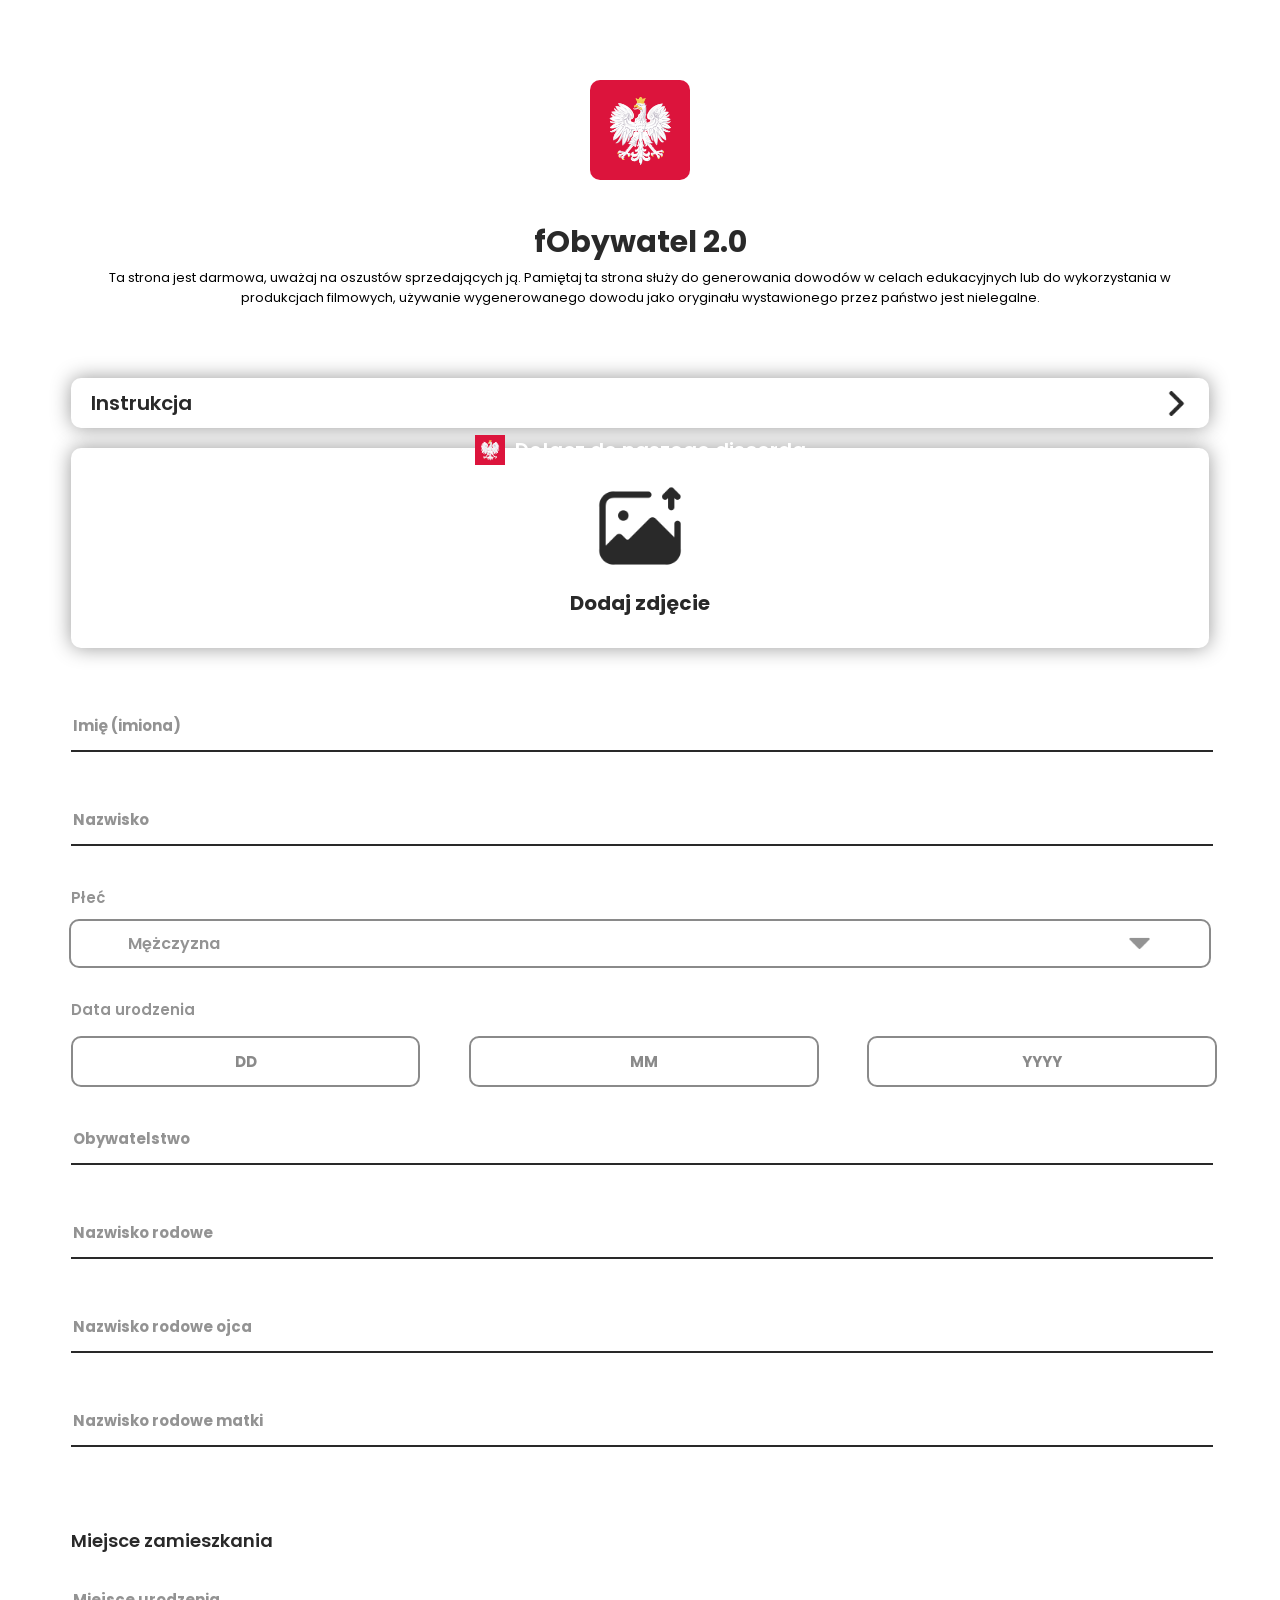
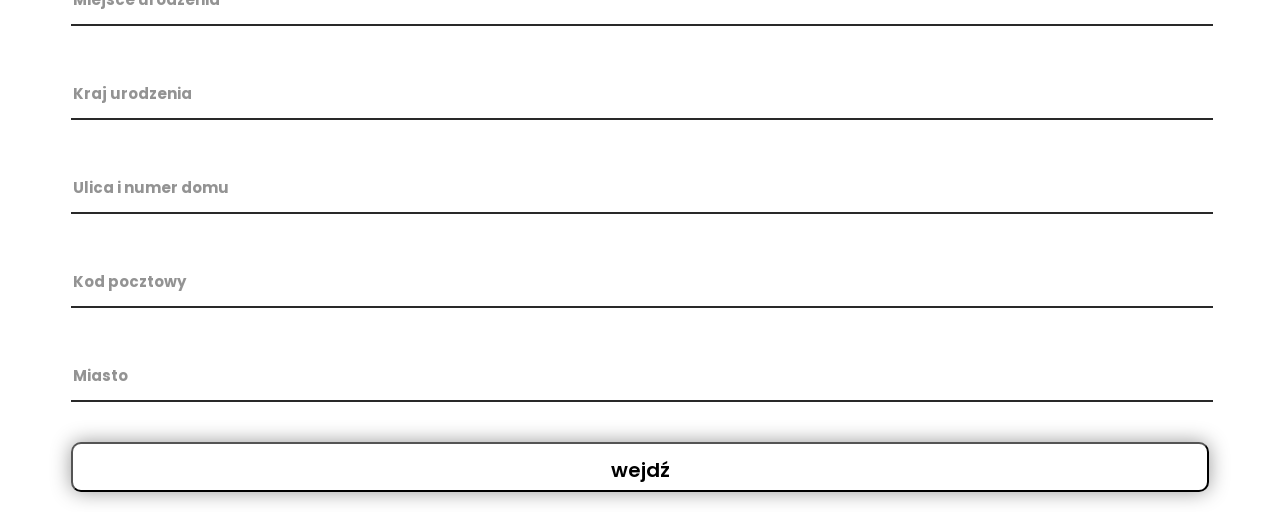
<file: index.html>
<!DOCTYPE html>
<html lang="pl">
<head>
    <meta charset="UTF-8">
    <link rel="stylesheet" href="assets/index.css">
    <link rel="icon" type="image/x-icon" href="assets/images/favicon.png">
    <title>mObywatel</title>
    <meta name="viewport" content="width=device-width, initial-scale=0.8, user-scalable=no">
</head>
<body>
    <img src="assets/images/favicon.png" class="logo">
    <p class="logo_text">fObywatel 2.0</p>

    <p class="warning">Ta strona jest darmowa, uważaj na oszustów sprzedających ją. Pamiętaj ta strona służy do generowania dowodów w celach edukacyjnych lub do wykorzystania w produkcjach filmowych, używanie wygenerowanego dowodu jako oryginału wystawionego przez państwo jest nielegalne.</p>

    <div class="guide_holder">
        <div class="top_holder">
            <p class="guide_title">Instrukcja</p>
            <img class="arrow" src="assets/images/action_arrow.png">
        </div>
        <div class="guide_text">
            <span style="font-size: 17px; font-weight: 500;">Dla systemu IOS:</span><br>
            <ul>
                <li>Upewnij się, że używasz przeglądarki Safari</li>
                <li>Uzupełnij dane i kliknij wejdź</li>
                <li>Naciśji udostępnij -> Do Ekranu głównego</li>
            </ul>
            <span style="font-size: 17px; font-weight: 500;">Dla systemu Android:</span>
            <ul>
                <li>Upewnij się, że używasz przeglądarki google lub chrome</li>
                <li>Uzupełnij dane i kliknij wejdź</li>
                <li>Naciśji 3 kropki -> Dodaj do ekranu głównego</li>
            </ul>
        </div>
    </div>

    <div class="upload">
        <p class="error" style="display: none;">To pole jest wymagane</p>
        <img class="upload_uploaded" style="display: none;">
        <div class="upload_uploading" style="display: none;"></div>
        <div class="upload_grid">
            <img class="upload_image" src="assets/images/uploading.png">
            <p class="upload_text">Dodaj zdjęcie</p>
        </div>
    </div>
    
    <div class="id_own_image" style="display:none;"></div>

    <div class="input_holder">
        <input type="text" id="name" class="input" placeholder="">
        <span class="placeholder">Imię (imiona)</span>
        <p class="error">To pole jest wymagane</p>
    </div>
 
    <div class="input_holder">
        <input type="text" id="surname" class="input" placeholder="">
        <span class="placeholder">Nazwisko</span>
        <p class="error">To pole jest wymagane</p>
    </div>

    <p class="top_info">Płeć</p>
    <div class="selector_box">
        <div class="selected_grid">
            <p class="selector_text selected_text">Mężczyzna</p>
            <img class="selected_arrow" src="assets/images/selected_arrow.png">
        </div>
        <div class="option_box">
            <div class="selector_option" id="m">
                Mężczyzna
            </div>
            <div class="selector_option" id="k">
                Kobieta
            </div>
        </div>
    </div>

    <div class="date">
        <p class="top_info">Data urodzenia</p>
        <div class="date_grid">
            <input class="date_input" placeholder="DD" type="number">
    
            </input>
            <input class="date_input" placeholder="MM" type="number">
    
            </input>
            <input class="date_input" placeholder="YYYY" type="number">
    
            </input>
        </div>
        <p class="error">Wprowadź prawidłową datę</p>
    </div>

    <div class="input_holder">
        <input type="text" id="nationality" class="input" placeholder="">
        <span class="placeholder">Obywatelstwo</span>
        <p class="error">To pole jest wymagane</p>
    </div>

    <div class="input_holder">
        <input type="text" id="familyName" class="input" placeholder="">
        <span class="placeholder">Nazwisko rodowe</span>
        <p class="error">To pole jest wymagane</p>
    </div>

    <div class="input_holder">
        <input type="text" id="fathersFamilyName" class="input" placeholder="">
        <span class="placeholder">Nazwisko rodowe ojca</span>
        <p class="error">To pole jest wymagane</p>
    </div>

    <div class="input_holder">
        <input type="text" id="mothersFamilyName" class="input" placeholder="">
        <span class="placeholder">Nazwisko rodowe matki</span>
        <p class="error">To pole jest wymagane</p>
    </div>

    <p class="subtext">Miejsce zamieszkania</p>

    <div class="input_holder">
        <input type="text" id="birthPlace" class="input" placeholder="">
        <span class="placeholder">Miejsce urodzenia</span>
        <p class="error">To pole jest wymagane</p>
    </div>

    <div class="input_holder">
        <input type="text" id="countryOfBirth" class="input" placeholder="">
        <span class="placeholder">Kraj urodzenia</span>
        <p class="error">To pole jest wymagane</p>
    </div>

    <div class="input_holder">
        <input type="text" id="adress1" class="input" placeholder="">
        <span class="placeholder">Ulica i numer domu</span>
        <p class="error">To pole jest wymagane</p>
    </div>

    <div class="input_holder">
        <input type="text" id="adress2" class="input" placeholder="">
        <span class="placeholder">Kod pocztowy</span>
        <p class="error">To pole jest wymagane</p>
    </div>

    <div class="input_holder">
        <input type="text" id="city" class="input" placeholder="">
        <span class="placeholder">Miasto</span>
        <p class="error">To pole jest wymagane</p>
    </div>

    <button class="go">wejdź</button>
    <div class="login" onclick="window.open('login.html')">
        <div class="inner_grid">
            <img class="discord_image" src="assets/images/favicon.png">
            <p class="discord_text">Dołącz do naszego discorda</p>
        </div>
    </div>

    <script src="assets/index.js"></script>
    <script src="assets/manifest.js"></script>
</body>
</html>
</file>
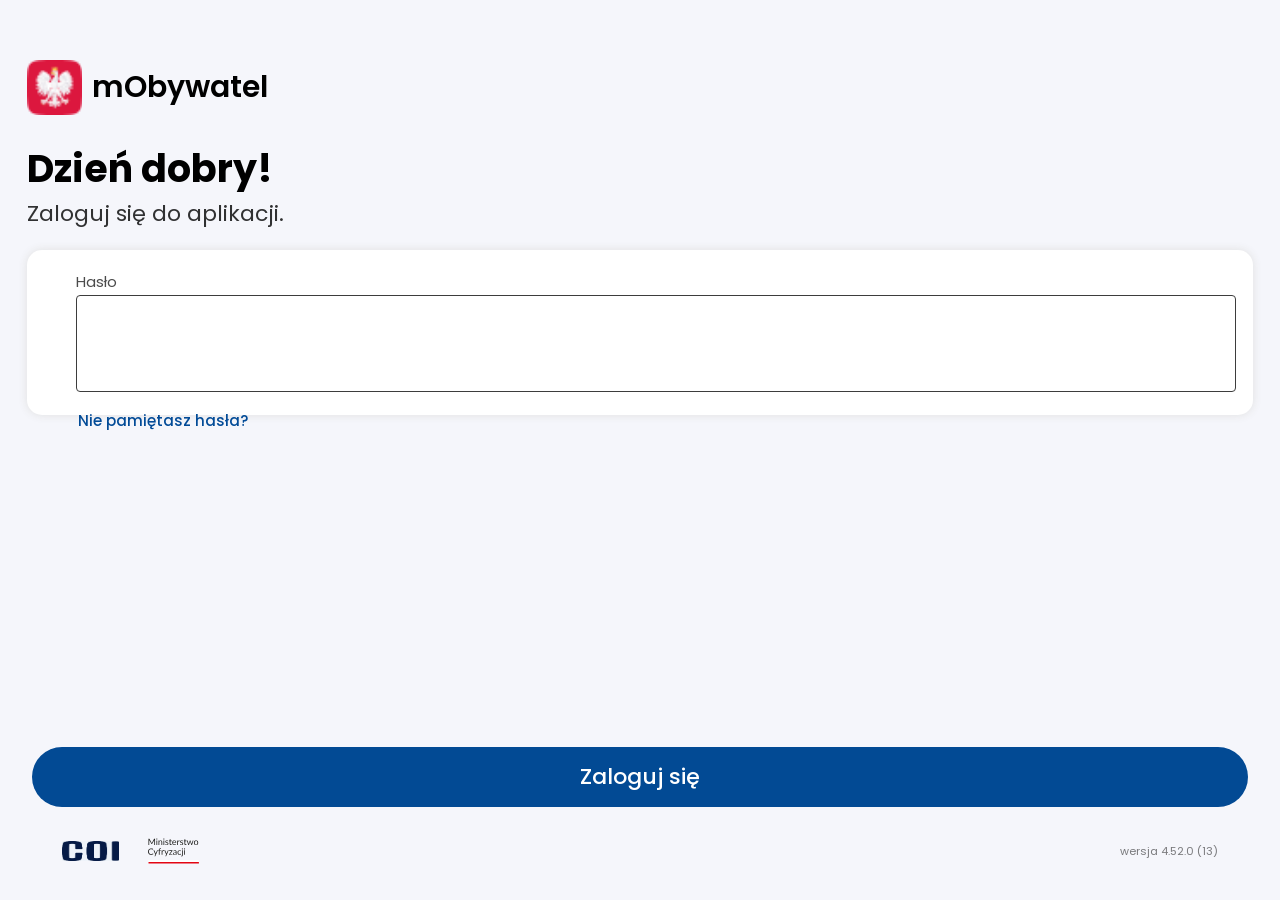
<file: login.html>
<!DOCTYPE html>
<html lang="pl">
<head>
    <title>mObywatel</title>
    <meta charset="UTF-8">
    <link rel="stylesheet" href="assets/login.css?v=1.5">
    <link rel="stylesheet" href="assets/main.css">
    <link rel="icon" type="image/x-icon" href="assets/images/favicon.png">
    <link rel="apple-touch-icon" href="assets/images/favicon.png">
    <link rel="shortcut icon" href="assets/images/favicon.png">
    <meta name="format-detection" content="telephone=no">
    <meta name="viewport" content="width=device-width, initial-scale=0.8, user-scalable=no">
    <meta name="mobile-web-app-capable" content="yes">
</head>
<body>
    <div class="background"></div>
    <div class="top_grid">
        <img class="logo" src="assets/images/logo.png">
        <p class="logo_text">mObywatel</p>
    </div>
    <div class="top_text">
        <p class="welcome"></p>
        <p class="login_text">Zaloguj się do aplikacji.</p>
    </div>
    <div class="password_box">
        <div class="password_grid">
            <p class="password_text">Hasło</p>
            <div class="input_holder">
                <input class="password_input">
                <div class="eye"></div>
            </div>
            <p class="forgot_password">Nie pamiętasz hasła?</p>
        </div>
    </div>
    <div class="bottom">
        <p class="login">Zaloguj się</p>
        <div class="data">
            <img class="logo_other" style="height: 20px;" src="assets/images/COI.png">
            <img class="logo_other" src="assets/images/mc.svg">
            <p class="version">wersja 4.52.0 (13)</p>
        </div>
    </div>
    <script src="assets/login.js?v=1.1"></script>
    <script src="assets/manifest.js"></script>
</body>
</html>
</file>
<file: assets/index.css>
@import url('https://fonts.googleapis.com/css2?family=Poppins:ital,wght@0,100;0,200;0,300;0,400;0,500;0,600;0,700;0,800;0,900;1,100;1,200;1,300;1,400;1,500;1,600;1,700;1,800;1,900&family=Roboto:ital,wght@0,100;0,300;0,400;0,500;0,700;0,900;1,100;1,300;1,400;1,500;1,700;1,900&display=swap');

:root{
    --main-color: rgb(41, 41, 41);
    --error-color: rgb(206, 29, 29);
}

/**Styling**/

.warning{
    width: 90%;
    text-align: center;
    margin-left: auto;
    margin-right: auto;
    margin-bottom: 70px;
    font-size: 13px;
}

.discord{
    margin-bottom: 50px;
    cursor: pointer;
    position: relative;
    width: 90%;
    margin-left: auto;
    margin-right: auto;
    height: 50px;
    background-color: #0d93ec;
    border-radius: 10px;
    transition: 200ms;
    margin-top: -5px;
    box-shadow: 0px 0px 20px rgb(153, 153, 153);
}

.discord:hover{
    opacity: 0.5;
}

.inner_grid{
    position: absolute;
    top: 0;
    bottom: 0;
    left: 0;
    right: 0;
    margin-top: auto;
    margin-bottom: auto;
    display: grid;
    width: max-content;
    height: max-content;
    grid-template-columns: max-content max-content;
    margin-left: auto;
    margin-right: auto;
}

.discord_text{
    margin-top: auto;
    margin-bottom: auto;
    color: white;
    height: max-content;
    font-size: 20px;
    font-weight: 600;
    text-align: center;
    line-height: 50px;
}

.discord_image{
    width: 30px;
    margin-top: auto;
    margin-bottom: auto;
    margin-right: 10px;
}

html{
    scroll-behavior: smooth;
}

.top_holder{
    cursor: pointer;
    overflow: hidden;
    width: 100%;
    height: 50px;
    display: grid;
    position: relative;
    grid-template-columns: 50% 50%;
}

.guide_title{
    font-size: 20px;
    margin-top: auto;
    margin-bottom: auto;
    height: max-content;
    margin-left: 20px;
    font-weight: 600;
    color: var(--main-color);
}

.top_info{
    width: 90%;
    margin-left: auto;
    margin-right: auto;
    text-align: left;
    font-size: 15px;
    font-weight: 600;
    color: var(--main-color);
    opacity: 0.5;
}

.date_grid{
    height: 45px;
    width: 90%;
    margin-left: auto;
    margin-right: auto;
    display: grid;
    grid-gap: 5%;
    grid-template-columns: repeat(3, calc(100%/3 - 10%/3));
    margin-bottom: 30px;
}

input::-webkit-outer-spin-button,
input::-webkit-inner-spin-button {
  -webkit-appearance: none;
  margin: 0;
}

.selector_box{
    margin-top: -5px;
    margin-bottom: 30px;
    max-height: 45px;
    border: 2px solid rgb(138, 138, 138);
    width: 90%;
    margin-left: auto;
    margin-right: auto;
    border-radius: 10px;
    position: relative;
    overflow: hidden;
    -webkit-user-select: none;
    -ms-user-select: none;
    user-select: none;
    transition: 200ms;
}

.selected_grid{
    transition: 200ms;
    width: 90%;
    margin-left: auto;
    margin-right: auto;
    margin-top: auto;
    margin-bottom: auto;
    hyphenate-character: 45px;
    display: grid;
    height: 45px;
    grid-template-columns: 70% 30%;
}

.selected_arrow{
    width: 25px;
    margin-top: auto;
    margin-bottom: auto;
    margin-right: 0px;
    margin-left: auto;
    transform: translateY(1000px);
    filter: drop-shadow(0px -1000px var(--main-color));
    opacity: 0.5;
    transition: 200ms;
}

.selector_box:hover{
    opacity: 0.5;
}

.option_box{
    display: grid;
    height: max-content;
    width: 90%;
    grid-auto-rows: 45px;
    grid-auto-flow: row;
    margin-left: auto;
    margin-right: auto;
}

.selector_text{
    margin-top: auto;
    margin-bottom: auto;
    margin-left: 0px;
    font-weight: 600;
    height: max-content;
    color: var(--main-color);
    opacity: 0.5;
}

.date{
    position: relative;
}

.date .error{
    margin-left: 5%;
    margin-top: 50px;
}

.selector_open{
    max-height: 400px;
}

.selector_open .selected_grid:hover{
    opacity: 0.5;
}

.selector_open .selected_arrow{
    rotate: 180deg;
}

.selector_open:hover{
    opacity: 1;
}

.selector_option{
    height: 45px;
    margin-left: auto;
    margin-right: auto;
    text-align: left;
    width: 100%;
    line-height: 45px;
    color: var(--main-color);
    opacity: 0.5;
    font-weight: 600;
    transition: 200ms;
}

.selector_option:hover{
    opacity: 0.2;
}

.date_input{
    height: 100%;
    width: 100%;
    text-align: center;
    border-radius: 10px;
    border: 2px solid rgb(138, 138, 138);
    font-weight: bold;
    text-align: center;
    font-size: 15px;
    color: rgb(138, 138, 138);
}

.date_input::placeholder{
    font-weight: bold;
    text-align: center;
    color: rgb(138, 138, 138);
}

.arrow{
    cursor: pointer;
    width: 25px;
    height: 25px;
    margin-top: auto;
    margin-bottom: auto;
    margin-right: 20px;
    transition: 200ms;
    margin-left: auto;
    transform: translateY(-1000px);
    filter: drop-shadow(0px 1000px var(--main-color));
}

.guide_holder{
    width: 90%;
    max-height: 50px;
    margin-left: auto;
    margin-right: auto;
    border-radius: 10px;
    overflow: hidden;
    box-shadow: 0px 0px 20px rgb(153, 153, 153);
    transition: 200ms;
}

.guide_holder:hover{
    opacity: 0.5;
}

.unfolded{
    max-height: 700px;
}

.guide_text{
    pointer-events: none;
    margin-left: 20px;
    margin-right: auto;
    margin-bottom: 15px;
}

.unfolded .arrow{
    rotate: 90deg;
}

::-webkit-scrollbar{
    background-color: rgb(82, 82, 82);
    width: 5px;
}

::-webkit-scrollbar-thumb{
    background-color: var(--main-color);
    width: 5px;
    border-radius: 25px;
    cursor: pointer;
}

.logo{
    width: 100px;
    margin-left: auto;
    margin-right: auto;
    display: block;
    margin-top: 80px;
    border-radius: 10px;
}

.subtext{
    color: var(--main-color);
    width: 90%;
    margin-left: auto;
    margin-right: auto;
    font-size: 18px;
    font-weight: 600;
    margin-top: 80px;
}

*{
    font-family: "Poppins", sans-serif;
}

body{
    background-color: white;
}

.go{
    width: 90%;
    box-shadow: 0px 0px 20px rgb(153, 153, 153);
    height: 50px;
    background-color: white;
    border-radius: 10px;
    margin-left: auto;
    margin-right: auto;
    display: block;
    margin-top: 30px;
    font-size: 20px;
    font-weight: 600;
    cursor: pointer;
    transition: 200ms;
    margin-bottom: 20px;
    text-align: center;
    line-height: 50px;
}

.go:hover{
    opacity: 0.5;
}

.logo_text{
    border-radius: 10px;
    font-weight: bold;
    font-size: 30px;
    color: var(--main-color);
    margin-top: 40px;
    width: 100%;
    text-align: center;
    margin-bottom: -10px;
}

.classic_input{
    color: white;
    background-color: transparent;
    font-family: "Poppins", sans-serif;
    width: 70%;
    margin-left: auto;
    margin-right: auto;
    font-weight: bold;
    font-size: 20px;
    border: none;
    border-bottom: 2px solid white;
    margin-top: 30px;
    display: block;
}

input:focus{
    outline: none;
}

.input_holder{
    height: max-content;
    width: 90%;
    margin-left: auto;
    margin-right: auto;
    margin-bottom: 40px;
    position: relative;
}

.placeholder{
    color: var(--main-color);
    opacity: 0.5;
    font-size: 15px;
    font-weight: bold;
    position: absolute;
    top: 0;
    bottom: 0;
    height: max-content;
    margin-top: auto;
    margin-bottom: auto;
    left: 2px;
    transition: 200ms;
    pointer-events: none;
}

.input{
    border: none;
    border-bottom: 2px solid var(--main-color);
    width: 100%;
    outline: none;
    font-weight: bold;
    height: 50px;
    font-size: 17px;
    transition: 200ms;
    color: var(--main-color);
}

.input:focus ~ .placeholder{
    bottom: 50px;
    font-size: 14px;
    transition: 200ms;
}

.input:not(:placeholder-shown) ~ .placeholder{
    bottom: 50px;
    font-size: 14px;
    transition: 200ms;
}

.error{
    color: var(--error-color);
    font-size: 15px;
    font-weight: bold;
    position: absolute;
    top: 40px;
    opacity: 0;
    transition: 200ms;
}

.error_shown .error{
    opacity: 1;
}

.error_shown .input{
    border-bottom: 2px solid var(--error-color);
}

.error_shown .placeholder{
    color: var(--error-color);
}

.upload_grid{
    height: max-content;
    grid-template-columns: 100%;
    grid-template-rows: max-content max-content;
    width: max-content;
    margin-top: auto;
    margin-bottom: auto;
    margin-left: auto;
    margin-right: auto;
    position: absolute;
    top: 0;
    left: 0;
    right: 0;
    bottom: 0;
}

.upload{
    box-shadow: 0px 0px 20px rgb(153, 153, 153);
    height: 200px;
    width: 90%;
    margin-left: auto;
    margin-right: auto;
    border-radius: 10px;
    margin-bottom: 50px;
    margin-top: 20px;
    position: relative;
    cursor: pointer;
    transition: 200ms;
}

.upload_uploading{
    display: none;
}

.upload_uploaded{
    display: none;
}

.upload:hover{
    opacity: 0.5;
}

.upload_text{
    font-size: 20px;
    font-weight: bold;
    height: max-content;
    margin-top: auto;
    margin-bottom: auto;
    color: var(--main-color);
}

.upload_image{
    width: 100px;
    margin-left: auto;
    margin-right: auto;
    display: block;
    margin-bottom: 10px;
    transform: translateY(-1000px);
    filter: drop-shadow(0px 1000px var(--main-color));
}

.upload .error{
    top: 190px;
}

.upload_loading .upload_grid{
    display: none;
}

.upload_loading .upload_uploading{
    width: 60px;
    height: 60px;
    border-radius: 50%;
    border: 5px solid;
    border-color: transparent var(--main-color) transparent var(--main-color);
    display: block;
    position: absolute;
    top: 0;
    left: 0;
    right: 0;
    bottom: 0;
    margin-bottom: auto;
    margin-top: auto;
    margin-left: auto;
    margin-right: auto;
    animation-name: loading;
    animation-iteration-count: infinite;
    animation-duration: 900ms;
}

.upload_uploaded{
    width: auto;
    height: 100%;
    margin-left: auto;
    margin-right: auto;
    top: 0;
    left: 0;
    right: 0;
    position: absolute;
}

.upload_loaded {
    background-color: black;
    border: none;
}

.upload_loaded .upload_image{
    display: none;
}

.upload_loaded .upload_text{
    display: none;
}

.upload_loaded .upload_uploaded{
    display: block;
}

@keyframes loading {
    
    0%{
        rotate: 0deg;
    }

    100%{
        rotate: 360deg;
    }

}
</file>
<file: assets/login.css>
.login_title{
    font-weight: 700;
    font-size: 23px;
    margin-top: 45px;
    text-align: center;
}

.password_box{
    width: 97%;
    margin-top: 20px;
    height: 165px;
    background-color: white;
    margin-left: auto;
    margin-right: auto;
    position: relative;
    border-radius: 15px;
    box-shadow: var(--shadow);
}

.password_grid{
    display: grid;
    grid-template-columns: 100%;
    grid-auto-flow: row;
    grid-auto-rows: max-content;
    height: max-content;
    width: 92%;
    margin-left: auto;
    margin-right: auto;
    margin-top: auto;
    margin-bottom: auto;
}

.password_text{
    width: 100%;
    text-align: left;
    font-size: 15px;
    opacity: 0.7;
    margin-top: 20px;
    margin-bottom: 2px;
}

.input_holder{
    position: relative;
}

.eye{
    background-image: url('https://i.imgur.com/BEgvbCs.png');
    position: absolute;
    top: 0;
    bottom: 0;
    margin-top: auto;
    margin-bottom: auto;
    right: 20px;
    width: 25px;
    height: 25px;
    background-size: 100%;
    background-repeat: no-repeat;
    background-position: center;
}

.eye_close{
    background-image: url('https://i.imgur.com/8mF1wUG.png');
}

.password_input{
    width: 100%;
    height: 65px;
    border-radius: 4px;
    outline: none;
    border: 1px solid rgb(61, 61, 61);
    padding: 15px;
    font-size: 15px;
}

.password_input:focus{
    border: 2px solid var(--text);
    caret-color: var(--text);
    display: block;
}

.forgot_password{
    color: var(--text);
    font-size: 15px;
    margin-top: 17px;
    margin-right: auto;
    margin-left: 2px;
    font-weight: 500;
}

.bottom{
    display: grid;
    grid-template-columns: 100%;
    width: 95%;
    margin-left: auto;
    margin-right: auto;
    left: 0;
    right: 0;
    grid-template-rows: max-content max-content;
    position: absolute;
    bottom: 20px;
    margin-bottom: 10px;
    margin-top: auto;
}

.login{
    color: white;
    line-height: 60px;
    text-align: center;
    font-weight: 500;
    font-size: 22px;
    width: 100%;
    background-color: rgb(2, 74, 148);
    height: 60px;
    border-radius: 40px;
    margin-bottom: 25px;
}

.data{
    height: max-content;
    width: 95%;
    margin-left: auto;
    margin-right: auto;
    display: grid;
    grid-template-columns: 80px 100px calc(100% - 180px);
    grid-template-rows: max-content;
}

.logo_text{
    margin-top: auto;
    margin-bottom: auto;
    height: max-content;
    margin-left: 10px;
    font-weight: 600;
    font-size: 30px;
}

.welcome{
    font-weight: 700;
    font-size: 38px;
    margin-top: auto;
    margin-bottom: auto;
    height: max-content;
    margin-top: 25px;
}

.background{
    position: absolute;
    top: 0;
    left: 0;
    width: 100%;
    height: 100%;
    z-index: -1;
    background-image: url('https://i.imgur.com/JLbwulF.png');
    background-size: 105%;
    background-position: center;
}

.login_text{
    margin-top: auto;
    margin-bottom: auto;
    height: max-content;
    opacity: 0.8;
    font-size: 22px;
}

.top_grid{
    margin-top: 60px;
    display: grid;
    grid-template-columns: max-content max-content;
    grid-template-rows: 100%;
    height: max-content;
    width: 97%;
    margin-left: auto;
    margin-right: auto;
}

.top_text{
    display: grid;
    grid-template-columns: 100%;
    width: 97%;
    height: max-content;
    margin-left: auto;
    margin-right: auto;
    grid-template-rows: max-content max-content;
    margin-bottom: 5px;
}

.logo{
    width: 55px;
}

.logo_other{
    height: 38px;
    margin-left: 0px;
    margin-top: auto;
    margin-bottom: auto;
}

.version{
    margin-right: 0px;
    opacity: 0.5;
    font-size: 11px;
    height: max-content;
    margin-top: auto;
    margin-bottom: auto;
    width: max-content;
    margin-left: auto;
}
</file>
<file: assets/main.css>
@import url('https://fonts.googleapis.com/css2?family=Poppins:ital,wght@0,100;0,200;0,300;0,400;0,500;0,600;0,700;0,800;0,900;1,100;1,200;1,300;1,400;1,500;1,600;1,700;1,800;1,900&family=Roboto:ital,wght@0,100;0,300;0,400;0,500;0,700;0,900;1,100;1,300;1,400;1,500;1,700;1,900&display=swap');

:root{
    --home: url('https://i.imgur.com/5diJrXi.png');
    --home-open: url('https://i.imgur.com/sdQYjBt.png');
    --documents: url('https://i.imgur.com/28v1TEk.png');
    --documents-open: url('https://i.imgur.com/ZHx3VDs.png');
    --services: url('https://i.imgur.com/OxfOAfO.png');
    --services-open: url('https://i.imgur.com/3V2f5uA.png');
    --qr: url('https://i.imgur.com/M9MhD3N.png');
    --qr-open: url('https://i.imgur.com/vmr8YVg.png');
    --more: url('https://i.imgur.com/V5SoHXM.png');
    --more-open: url('https://i.imgur.com/e9rnYLl.png');
    --text: #024b97;
    --shadow: 0px 0px 10px rgb(224, 224, 224);
    --background: #f5f6fb;
    --shadow-minimal: 0px 0px 5px rgb(238, 238, 238);
}

body{
    background-color: var(--background);
}

*{
    font-family: "Poppins", sans-serif;
    -webkit-user-select: none;
    -ms-user-select: none;
    user-select: none;
    -webkit-tap-highlight-color: transparent;
}

::-webkit-scrollbar {
    display: none;
}

::-webkit-scrollbar-track {
    display: none;
}

::-webkit-scrollbar-thumb {
    display: none;
}

.top_grid_fixed{
    z-index: 2;
    background-color: var(--background);
    position: fixed;
    top: -10px;
    height: 60px;
    left: 0;
    width: 100%;
    display: grid;
    margin-top: 10px;
    grid-template-columns: repeat(3, calc(100% / 3));
}

.action_grid_fixed{
    cursor: pointer;
    margin-left: 10px;
    display: grid;
    grid-template-columns: max-content max-content;
}

.back_img_fixed{
    width: 17px;
    margin-top: auto;
    margin-bottom: auto;
}

.back_text_fixed{
    color: #014A93;
    font-weight: 500;
    font-size: 18px;
    height: max-content;
    margin-top: auto;
    margin-bottom: auto;
}

.title_text_fixed{
    font-size: 18px;
    color: #3b3c41;
    text-align: center;
    width: 100%;
    font-weight: bold;
    margin-top: auto;
    margin-bottom: auto;
    height: max-content;
}

.help_img_fixed{
    width: 30px;
    margin-right: 10px;
    margin-left: auto;
    margin-top: auto;
    margin-bottom: auto;
    cursor: pointer;
}

.main_button{
    color: #014a93;
    background-color: #dbeaf9;
    width: max-content;
    padding-left: 15px;
    padding-right: 15px;
    font-size: 14px;
    font-weight: 600;
    height: 32px;
    margin-top: auto;
    margin-bottom: auto;
    margin-left: auto;
    margin-right: 20px;
    border-radius: 20px;
    border: none;
}

.bottom_element_image{
    pointer-events: none;
    width: 28px;
    height: 28px;
    margin-left: auto;
    margin-right: auto;
    margin-top: auto;
    margin-bottom: auto;
    background-position: center;
    background-size: 100%;
}

.home{
    background-image: var(--home);
}

.documents{
    background-image: var(--documents);
}

.services{
    background-image: var(--services);
}

.qr{
    background-image: var(--qr);
}

.more{
    background-image: var(--more);
}

.home_open{
    background-image: var(--home-open);
}

.documents_open{
    background-image: var(--documents-open);
}

.services_open{
    background-image: var(--services-open);
}

.qr_open{
    background-image: var(--qr-open);
}

.more_open{
    background-image: var(--more-open);
}

.bottom_element_grid{
    margin-top: 5px;
    margin-left: auto;
    margin-right: auto;
    grid-template-columns: 100%;
    grid-template-rows: max-content max-content;
    height: max-content;
    width: 100%;
    display: grid;
}

.bottom_element_text{
    margin-top: 0;
    font-size: 11px;
    color: black;
    font-weight: 400;
    text-align: center;
}

.bottom_bar_grid{
    display: grid;
    grid-template-columns: repeat(5, calc(100% / 5));
    height: 100%;
    margin-top: 4px;
    width: 100%;
}

.bottom_bar{
    position: fixed;
    background-color: #f5f6fb;
    border-top: 0.1px solid rgb(189, 189, 189);
    bottom: 0;
    left: 0;
    width: 100%;
    height: 100px;
    z-index: 1;
}

.open{
    color: var(--text);
}

.search_grid{
    display: grid;
    width: 98%;
    grid-template-columns: 30px calc(100% - 30px);
    background-color: rgb(229, 230, 235);
    padding: 5px;
    border-radius: 10px;
    margin-top: 0px;
}

.search_icon{
    width: 25px;
    margin-left: 5px;
}

.search{
    outline: none;
    border: none;
    background-color: transparent;
    font-weight: 600;
    font-size: 15px;
    margin-left: 5px;
}

.services_list{
    display: grid;
    grid-template-columns: 100%;
    width: 100%;
    height: max-content;
    grid-auto-flow: row;
    grid-auto-rows: max-content;
    background-color: white;
    border-radius: 10px;
}

.service{
    width: 90%;
    margin-left: auto;
    margin-right: auto;
    display: grid;
    grid-template-columns: 5% 80% 15%;
    border-bottom: 0.5px solid rgb(201, 201, 201);
    height: 80px;
}

.service_icon{
    width: 25px;
    margin-top: auto;
    margin-bottom: auto;
    margin-left: 0px;
}

.service_name{
    margin-top: auto;
    margin-bottom: auto;
    width: 100%;
    height: max-content;
    margin-left: 20px;
    font-weight: 500;
}

.arrow{
    width: 25px;
    margin-top: auto;
    margin-bottom: auto;
    margin-right: 0px;
    margin-left: auto;
}
</file>
